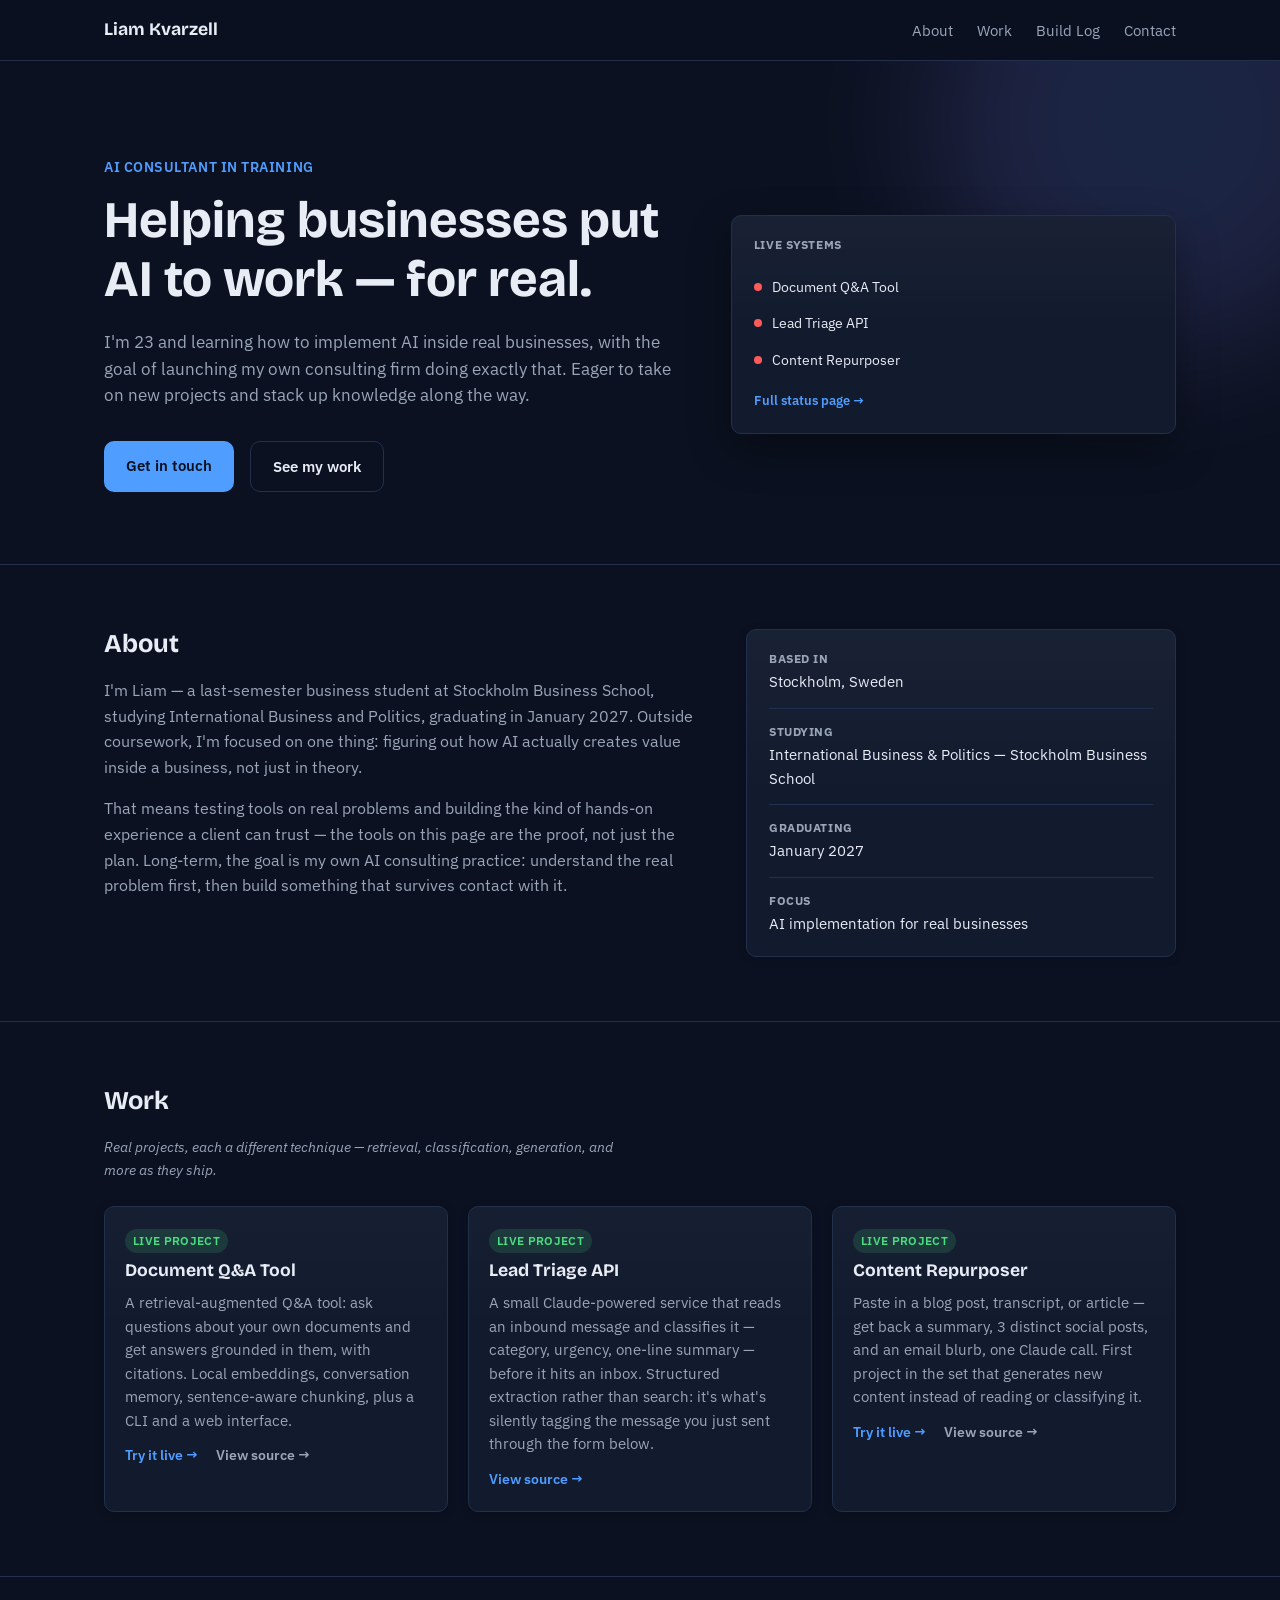
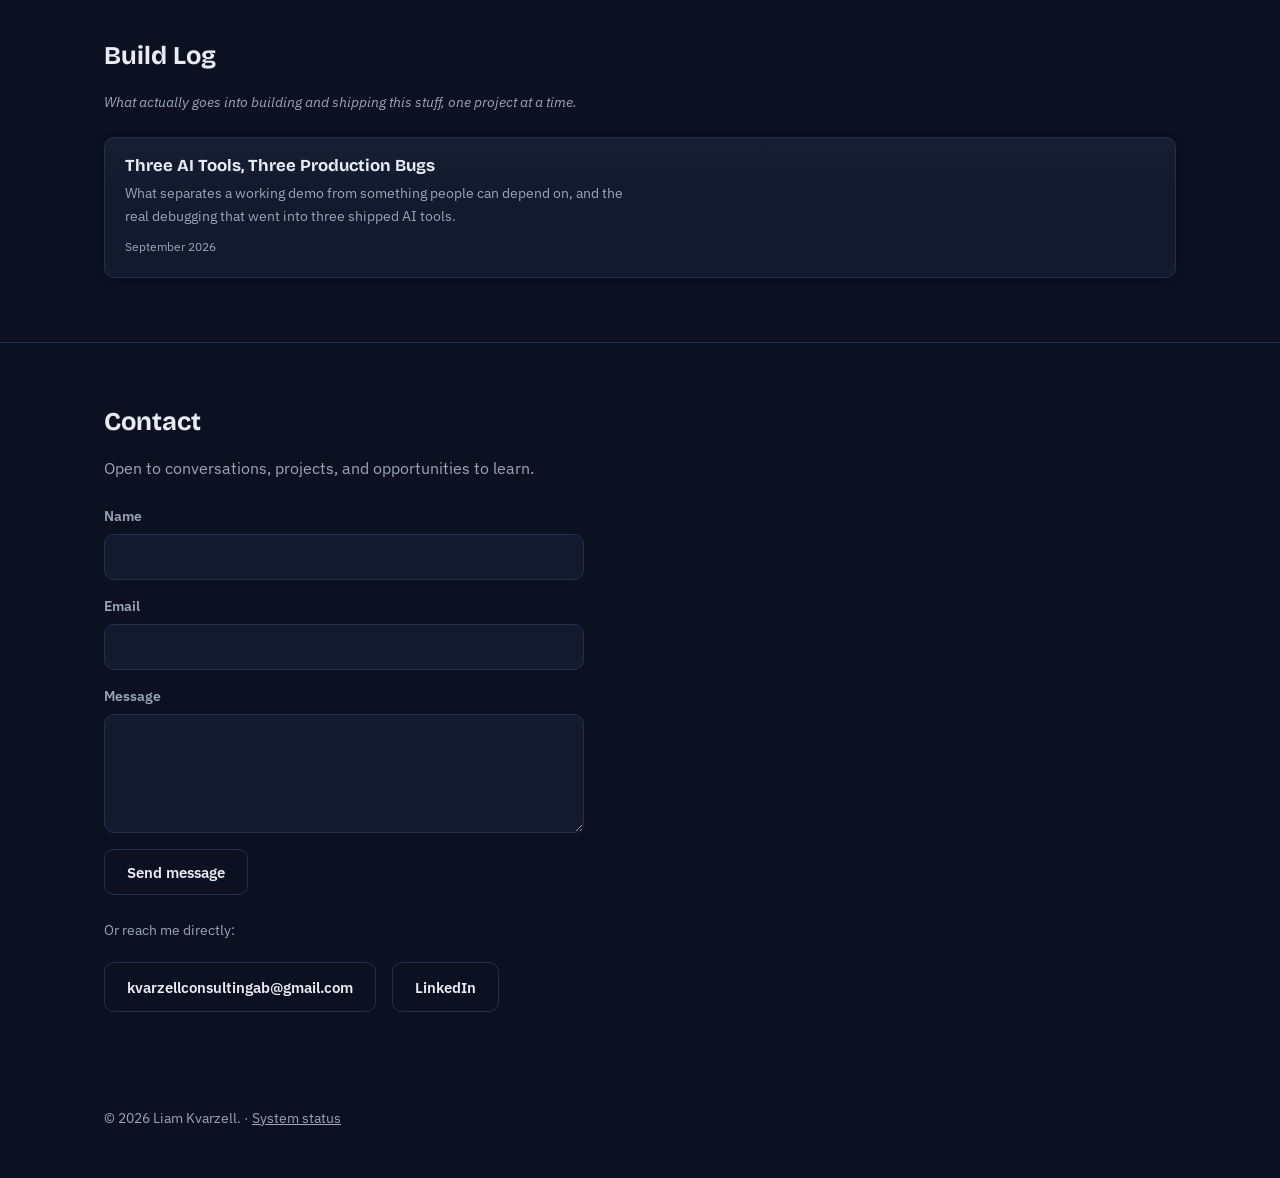
<file: index.html>
<!DOCTYPE html>
<html lang="en">
<head>
  <meta charset="UTF-8">
  <meta name="viewport" content="width=device-width, initial-scale=1.0">
  <title>Liam Kvarzell — AI Consultant</title>
  <meta name="description" content="Aspiring AI consultant helping businesses implement AI — real projects, built and shipped in public while learning.">
  <link rel="canonical" href="https://kvarzellconsulting.com/">

  <link rel="icon" href="assets/favicon.png" type="image/png">
  <link rel="apple-touch-icon" href="assets/favicon.png">

  <!-- Open Graph (LinkedIn, Facebook, iMessage, Slack, ...) -->
  <meta property="og:type" content="website">
  <meta property="og:url" content="https://kvarzellconsulting.com/">
  <meta property="og:title" content="Liam Kvarzell — AI Consultant">
  <meta property="og:description" content="Aspiring AI consultant helping businesses implement AI — real projects, built and shipped in public while learning.">
  <meta property="og:image" content="https://kvarzellconsulting.com/assets/og-image.png">
  <meta property="og:image:width" content="1200">
  <meta property="og:image:height" content="630">

  <!-- Twitter/X -->
  <meta name="twitter:card" content="summary_large_image">
  <meta name="twitter:title" content="Liam Kvarzell — AI Consultant">
  <meta name="twitter:description" content="Aspiring AI consultant helping businesses implement AI — real projects, built and shipped in public while learning.">
  <meta name="twitter:image" content="https://kvarzellconsulting.com/assets/og-image.png">

  <link rel="preconnect" href="https://fonts.gstatic.com" crossorigin>
  <link rel="stylesheet" href="https://fonts.googleapis.com/css2?family=Bricolage+Grotesque:opsz,wght@12..96,200..800&family=IBM+Plex+Sans:wght@400;500;600;700&display=swap">
  <link rel="stylesheet" href="styles.css">
</head>
<body>

  <header class="site-header">
    <div class="wrap nav">
      <a href="#top" class="brand">Liam Kvarzell</a>
      <nav>
        <a href="#about">About</a>
        <a href="#work">Work</a>
        <a href="#writing">Build Log</a>
        <a href="#contact">Contact</a>
      </nav>
    </div>
  </header>

  <main id="top">

    <section class="hero">
      <div class="wrap">
        <div>
          <p class="eyebrow">AI Consultant in training</p>
          <h1>Helping businesses put AI to work — for real.</h1>
          <p class="hero-sub">
            I'm 23 and learning how to implement AI inside real businesses, with the goal
            of launching my own consulting firm doing exactly that. Eager to take on new
            projects and stack up knowledge along the way.
          </p>
          <div class="hero-actions">
            <a href="#contact" class="btn btn-primary">Get in touch</a>
            <a href="#work" class="btn btn-ghost">See my work</a>
          </div>
        </div>

        <div class="hero-status" id="hero-status">
          <p class="hero-status-title">Live systems</p>
          <div id="hero-status-list"><!-- rows injected by script.js --></div>
          <a href="status.html" class="hero-status-link">Full status page &rarr;</a>
        </div>
      </div>
    </section>

    <section id="about" class="section">
      <div class="wrap about-grid">
        <div>
          <h2>About</h2>
          <p>
            I'm Liam — a last-semester business student at Stockholm Business School,
            studying International Business and Politics, graduating in January 2027.
            Outside coursework, I'm focused on one thing: figuring out how AI actually
            creates value inside a business, not just in theory.
          </p>
          <p>
            That means testing tools on real problems and building the kind of hands-on
            experience a client can trust — the tools on this page are the proof, not
            just the plan. Long-term, the goal is my own AI consulting practice:
            understand the real problem first, then build something that survives
            contact with it.
          </p>
        </div>

        <dl class="fact-panel">
          <div class="fact-row">
            <dt>Based in</dt>
            <dd>Stockholm, Sweden</dd>
          </div>
          <div class="fact-row">
            <dt>Studying</dt>
            <dd>International Business &amp; Politics — Stockholm Business School</dd>
          </div>
          <div class="fact-row">
            <dt>Graduating</dt>
            <dd>January 2027</dd>
          </div>
          <div class="fact-row">
            <dt>Focus</dt>
            <dd>AI implementation for real businesses</dd>
          </div>
        </dl>
      </div>
    </section>

    <section id="work" class="section">
      <div class="wrap">
        <h2>Work</h2>
        <p class="section-note">
          Real projects, each a different technique — retrieval, classification, generation,
          and more as they ship.
        </p>
        <div class="card-grid">
          <article class="card">
            <span class="badge badge-live">Live project</span>
            <h3>Document Q&amp;A Tool</h3>
            <p>A retrieval-augmented Q&amp;A tool: ask questions about your own documents and
               get answers grounded in them, with citations. Local embeddings, conversation
               memory, sentence-aware chunking, plus a CLI and a web interface.</p>
            <div class="card-link-row">
              <a href="https://kvarzellconsulting.onrender.com" class="card-link" target="_blank" rel="noopener noreferrer">
                Try it live &rarr;
              </a>
              <a href="https://github.com/liamk02/doc-qa-tool" class="card-link card-link-muted" target="_blank" rel="noopener noreferrer">
                View source &rarr;
              </a>
            </div>
          </article>
          <article class="card">
            <span class="badge badge-live">Live project</span>
            <h3>Lead Triage API</h3>
            <p>A small Claude-powered service that reads an inbound message and classifies it
               — category, urgency, one-line summary — before it hits an inbox. Structured
               extraction rather than search: it's what's silently tagging the message you
               just sent through the form below.</p>
            <div class="card-link-row">
              <a href="https://github.com/liamk02/lead-triage" class="card-link" target="_blank" rel="noopener noreferrer">
                View source &rarr;
              </a>
            </div>
          </article>
          <article class="card">
            <span class="badge badge-live">Live project</span>
            <h3>Content Repurposer</h3>
            <p>Paste in a blog post, transcript, or article — get back a summary, 3 distinct
               social posts, and an email blurb, one Claude call. First project in the set
               that generates new content instead of reading or classifying it.</p>
            <div class="card-link-row">
              <a href="https://content-repurposer-4sbx.onrender.com" class="card-link" target="_blank" rel="noopener noreferrer">
                Try it live &rarr;
              </a>
              <a href="https://github.com/liamk02/content-repurposer" class="card-link card-link-muted" target="_blank" rel="noopener noreferrer">
                View source &rarr;
              </a>
            </div>
          </article>
        </div>
      </div>
    </section>

    <section id="writing" class="section">
      <div class="wrap">
        <h2>Build Log</h2>
        <p class="section-note">What actually goes into building and shipping this stuff, one project at a time.</p>
        <div class="post-list">
          <a href="posts/three-ai-tools-three-production-bugs.html" class="post-list-item">
            <h3>Three AI Tools, Three Production Bugs</h3>
            <p>What separates a working demo from something people can depend on, and the
               real debugging that went into three shipped AI tools.</p>
            <span class="post-list-date">September 2026</span>
          </a>
        </div>
      </div>
    </section>

    <section id="contact" class="section">
      <div class="wrap">
        <h2>Contact</h2>
        <p>Open to conversations, projects, and opportunities to learn.</p>

        <div id="contact-success" class="form-success" role="status" hidden>
          Thanks — your message is on its way. I'll get back to you soon.
        </div>
        <div id="contact-error" class="form-error" role="alert" hidden></div>

        <form id="contact-form" class="contact-form" action="https://formspree.io/f/mwlkqqwp" method="POST">
          <input type="hidden" name="_subject" value="New message from portfolio site">

          <div class="field">
            <label for="name">Name</label>
            <input type="text" id="name" name="name" autocomplete="name" required>
          </div>
          <div class="field">
            <label for="email">Email</label>
            <input type="email" id="email" name="email" autocomplete="email" required>
          </div>
          <div class="field">
            <label for="message">Message</label>
            <textarea id="message" name="message" rows="4" required></textarea>
          </div>
          <button type="submit" class="btn btn-ghost">Send message</button>
        </form>

        <p class="contact-or">Or reach me directly:</p>
        <div class="contact-links">
          <a href="mailto:kvarzellconsultingab@gmail.com" class="btn btn-ghost">
            kvarzellconsultingab@gmail.com
          </a>
          <a href="https://www.linkedin.com/in/liam-kvarzell-8ba2a138b/" class="btn btn-ghost" target="_blank" rel="noopener noreferrer">
            LinkedIn
          </a>
        </div>
      </div>
    </section>

  </main>

  <footer class="site-footer">
    <div class="wrap">
      <p>&copy; <span id="year"></span> Liam Kvarzell. &middot; <a href="status.html" class="footer-link">System status</a></p>
    </div>
  </footer>

  <script src="script.js"></script>
</body>
</html>
</file>
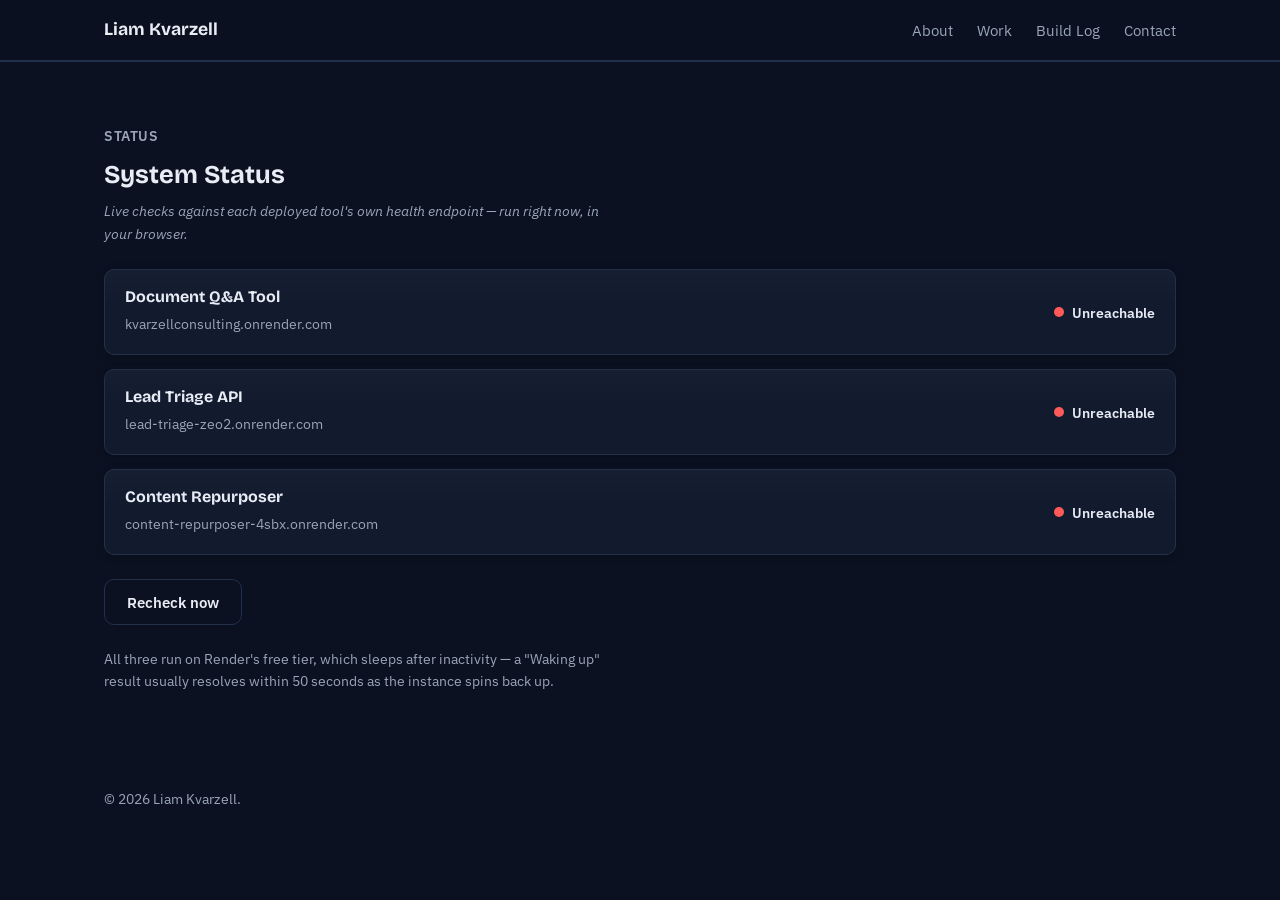
<file: status.html>
<!DOCTYPE html>
<html lang="en">
<head>
  <meta charset="UTF-8">
  <meta name="viewport" content="width=device-width, initial-scale=1.0">
  <title>System Status — Liam Kvarzell</title>
  <meta name="description" content="Live status of the AI tools built and deployed as part of this portfolio.">
  <link rel="icon" href="assets/favicon.png" type="image/png">
  <link rel="preconnect" href="https://fonts.gstatic.com" crossorigin>
  <link rel="stylesheet" href="https://fonts.googleapis.com/css2?family=Bricolage+Grotesque:opsz,wght@12..96,200..800&family=IBM+Plex+Sans:wght@400;500;600;700&display=swap">
  <link rel="stylesheet" href="styles.css">
  <style>
    .status-list {
      display: flex;
      flex-direction: column;
      gap: 14px;
      margin-top: 24px;
    }
    .status-card {
      display: flex;
      align-items: center;
      justify-content: space-between;
      gap: 16px;
      background: linear-gradient(180deg, rgba(255, 255, 255, 0.02), transparent 40%), var(--bg-elevated);
      border: 1px solid var(--border);
      border-radius: var(--radius);
      padding: 18px 20px;
      flex-wrap: wrap;
      box-shadow: var(--shadow-sm);
      transition: transform 0.2s ease, box-shadow 0.2s ease;
    }
    .status-card:hover {
      transform: translateY(-2px);
      box-shadow: var(--shadow-lg);
    }
    @media (prefers-reduced-motion: reduce) {
      .status-card { transition: none; }
      .status-card:hover { transform: none; }
    }
    .status-main h3 {
      font-size: 1rem;
      margin-bottom: 4px;
    }
    .status-main a {
      color: var(--text-muted);
      font-size: 0.85rem;
      text-decoration: none;
    }
    .status-main a:hover {
      color: var(--accent);
    }
    .status-indicator {
      display: flex;
      align-items: center;
      gap: 8px;
      font-size: 0.9rem;
      font-weight: 600;
      white-space: nowrap;
    }
    .status-dot {
      width: 10px;
      height: 10px;
      border-radius: 50%;
      background: var(--text-muted);
      flex: none;
      transition: background 0.2s ease;
    }
    .status-dot.checking {
      background: #f5b942;
      animation: pulse 1.2s ease-in-out infinite;
    }
    .status-dot.up { background: #4ade80; }
    .status-dot.down { background: #ff5a5a; }
    @keyframes pulse {
      0%, 100% { opacity: 1; }
      50% { opacity: 0.4; }
    }
    .status-meta {
      font-size: 0.78rem;
      color: var(--text-muted);
      font-weight: 400;
    }
    .status-note {
      margin-top: 24px;
      font-size: 0.85rem;
      color: var(--text-muted);
    }
    #refresh-btn {
      margin-top: 24px;
    }
  </style>
</head>
<body>

  <header class="site-header">
    <div class="wrap nav">
      <a href="index.html#top" class="brand">Liam Kvarzell</a>
      <nav>
        <a href="index.html#about">About</a>
        <a href="index.html#work">Work</a>
        <a href="index.html#writing">Build Log</a>
        <a href="index.html#contact">Contact</a>
      </nav>
    </div>
  </header>

  <main class="section">
    <div class="wrap">
      <p class="eyebrow">Status</p>
      <h1 style="font-size: 1.6rem; margin-bottom: 10px;">System Status</h1>
      <p class="section-note" style="margin-bottom: 0;">
        Live checks against each deployed tool's own health endpoint — run right now, in your browser.
      </p>

      <div class="status-list" id="status-list">
        <!-- Cards injected by script below -->
      </div>

      <button id="refresh-btn" class="btn btn-ghost">Recheck now</button>

      <p class="status-note">
        All three run on Render's free tier, which sleeps after inactivity — a "Waking up"
        result usually resolves within 50 seconds as the instance spins back up.
      </p>
    </div>
  </main>

  <footer class="site-footer">
    <div class="wrap">
      <p>&copy; <span id="year"></span> Liam Kvarzell.</p>
    </div>
  </footer>

  <script src="script.js"></script>
  <script>
    const SERVICES = [
      {
        name: "Document Q&A Tool",
        url: "https://kvarzellconsulting.onrender.com",
      },
      {
        name: "Lead Triage API",
        url: "https://lead-triage-zeo2.onrender.com",
      },
      {
        name: "Content Repurposer",
        url: "https://content-repurposer-4sbx.onrender.com",
      },
    ];

    const CHECK_TIMEOUT_MS = 60000; // free-tier cold start can take ~50s

    const listEl = document.getElementById("status-list");
    const refreshBtn = document.getElementById("refresh-btn");

    function buildCard(service) {
      const card = document.createElement("div");
      card.className = "status-card";
      card.innerHTML = `
        <div class="status-main">
          <h3>${service.name}</h3>
          <a href="${service.url}" target="_blank" rel="noopener noreferrer">${service.url.replace("https://", "")}</a>
        </div>
        <div class="status-indicator">
          <span class="status-dot checking"></span>
          <span class="status-text">Checking…</span>
        </div>
      `;
      return card;
    }

    async function checkService(service, card) {
      const dot = card.querySelector(".status-dot");
      const textEl = card.querySelector(".status-text");
      dot.className = "status-dot checking";
      textEl.innerHTML = "Checking…";

      const start = performance.now();
      const controller = new AbortController();
      const timeout = setTimeout(() => controller.abort(), CHECK_TIMEOUT_MS);

      try {
        const res = await fetch(service.url + "/api/health", { signal: controller.signal });
        const elapsed = Math.round(performance.now() - start);
        if (res.ok) {
          dot.className = "status-dot up";
          textEl.innerHTML = `Operational <span class="status-meta">(${elapsed} ms)</span>`;
        } else {
          dot.className = "status-dot down";
          textEl.innerHTML = `Unreachable <span class="status-meta">(HTTP ${res.status})</span>`;
        }
      } catch (err) {
        dot.className = "status-dot down";
        textEl.innerHTML = "Unreachable";
      } finally {
        clearTimeout(timeout);
      }
    }

    function runAllChecks() {
      const cards = Array.from(listEl.children);
      SERVICES.forEach((service, i) => checkService(service, cards[i]));
    }

    SERVICES.forEach((service) => listEl.appendChild(buildCard(service)));
    runAllChecks();
    refreshBtn.addEventListener("click", runAllChecks);
  </script>
</body>
</html>
</file>
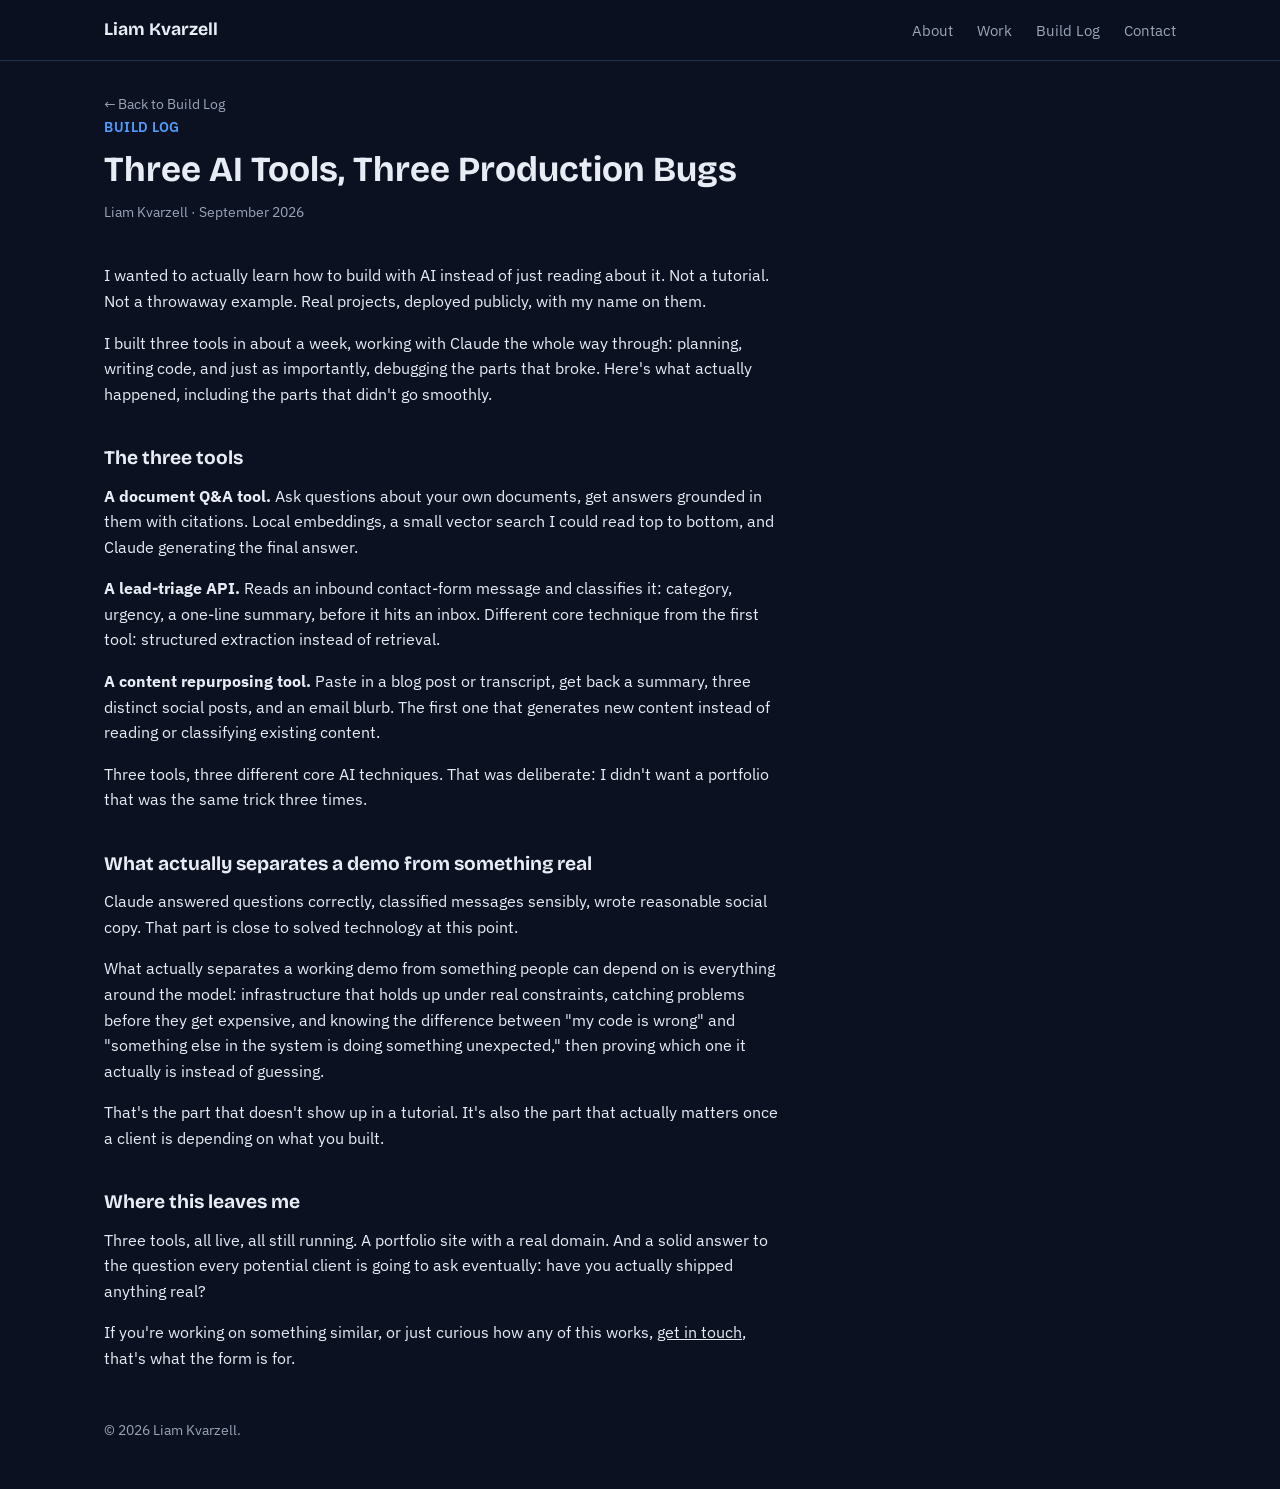
<file: posts/three-ai-tools-three-production-bugs.html>
<!DOCTYPE html>
<html lang="en">
<head>
  <meta charset="UTF-8">
  <meta name="viewport" content="width=device-width, initial-scale=1.0">
  <title>Three AI Tools, Three Production Bugs — Liam Kvarzell</title>
  <meta name="description" content="What actually happened building three AI tools in a week — the memory limits, billing throttles, and a platform routing bug, not just the parts that worked.">
  <link rel="canonical" href="https://kvarzellconsulting.com/posts/three-ai-tools-three-production-bugs.html">

  <link rel="icon" href="../assets/favicon.png" type="image/png">
  <link rel="apple-touch-icon" href="../assets/favicon.png">

  <meta property="og:type" content="article">
  <meta property="og:url" content="https://kvarzellconsulting.com/posts/three-ai-tools-three-production-bugs.html">
  <meta property="og:title" content="Three AI Tools, Three Production Bugs">
  <meta property="og:description" content="What actually happened building three AI tools in a week — the memory limits, billing throttles, and a platform routing bug, not just the parts that worked.">
  <meta property="og:image" content="https://kvarzellconsulting.com/assets/og-image.png">

  <meta name="twitter:card" content="summary_large_image">
  <meta name="twitter:title" content="Three AI Tools, Three Production Bugs">
  <meta name="twitter:description" content="What actually happened building three AI tools in a week — the memory limits, billing throttles, and a platform routing bug, not just the parts that worked.">
  <meta name="twitter:image" content="https://kvarzellconsulting.com/assets/og-image.png">

  <link rel="preconnect" href="https://fonts.gstatic.com" crossorigin>
  <link rel="stylesheet" href="https://fonts.googleapis.com/css2?family=Bricolage+Grotesque:opsz,wght@12..96,200..800&family=IBM+Plex+Sans:wght@400;500;600;700&display=swap">
  <link rel="stylesheet" href="../styles.css">
</head>
<body>

  <header class="site-header">
    <div class="wrap nav">
      <a href="../index.html#top" class="brand">Liam Kvarzell</a>
      <nav>
        <a href="../index.html#about">About</a>
        <a href="../index.html#work">Work</a>
        <a href="../index.html#writing">Build Log</a>
        <a href="../index.html#contact">Contact</a>
      </nav>
    </div>
  </header>

  <main>
    <article class="wrap post">
      <a href="../index.html#writing" class="post-back">&larr; Back to Build Log</a>

      <p class="eyebrow">Build Log</p>
      <h1>Three AI Tools, Three Production Bugs</h1>
      <p class="post-byline">Liam Kvarzell &middot; September 2026</p>

      <div class="post-body">
        <p>
          I wanted to actually learn how to build with AI instead of just reading
          about it. Not a tutorial. Not a throwaway example. Real projects, deployed
          publicly, with my name on them.
        </p>
        <p>
          I built three tools in about a week, working with Claude the whole way
          through: planning, writing code, and just as importantly, debugging the
          parts that broke. Here's what actually happened, including the parts that
          didn't go smoothly.
        </p>

        <h2>The three tools</h2>
        <p>
          <strong>A document Q&amp;A tool.</strong> Ask questions about your own
          documents, get answers grounded in them with citations. Local embeddings, a
          small vector search I could read top to bottom, and Claude generating the
          final answer.
        </p>
        <p>
          <strong>A lead-triage API.</strong> Reads an inbound contact-form message
          and classifies it: category, urgency, a one-line summary, before it hits an
          inbox. Different core technique from the first tool: structured extraction
          instead of retrieval.
        </p>
        <p>
          <strong>A content repurposing tool.</strong> Paste in a blog post or
          transcript, get back a summary, three distinct social posts, and an email
          blurb. The first one that generates new content instead of reading or
          classifying existing content.
        </p>
        <p>
          Three tools, three different core AI techniques. That was deliberate: I
          didn't want a portfolio that was the same trick three times.
        </p>

        <h2>What actually separates a demo from something real</h2>
        <p>
          Claude answered questions correctly, classified messages sensibly, wrote
          reasonable social copy. That part is close to solved technology at this
          point.
        </p>
        <p>
          What actually separates a working demo from something people can depend on
          is everything around the model: infrastructure that holds up under real
          constraints, catching problems before they get expensive, and knowing the
          difference between "my code is wrong" and "something else in the system is
          doing something unexpected," then proving which one it actually is instead
          of guessing.
        </p>
        <p>
          That's the part that doesn't show up in a tutorial. It's also the part
          that actually matters once a client is depending on what you built.
        </p>

        <h2>Where this leaves me</h2>
        <p>
          Three tools, all live, all still running. A portfolio site with a real
          domain. And a solid answer to the question every potential client is going
          to ask eventually: have you actually shipped anything real?
        </p>
        <p>
          If you're working on something similar, or just curious how any of this
          works, <a href="../index.html#contact">get in touch</a>, that's what the
          form is for.
        </p>
      </div>
    </article>
  </main>

  <footer class="site-footer">
    <div class="wrap">
      <p>&copy; <span id="year"></span> Liam Kvarzell.</p>
    </div>
  </footer>

  <script src="../script.js"></script>
</body>
</html>
</file>
<file: styles.css>
/* ---------- Reset ---------- */
* {
  box-sizing: border-box;
  margin: 0;
  padding: 0;
}

html {
  scroll-behavior: smooth;
}

/* ---------- Tokens ---------- */
:root {
  --bg: #0b1120;
  --bg-elevated: #121a2e;
  --text: #e8ecf5;
  --text-muted: #9aa5b8;
  --accent: #4f9dff;
  --accent-2: #8b7cf6; /* glow/depth only - never used for text, links or buttons */
  --accent-text: #0b1120;
  --border: #22304d;
  --radius: 10px;
  --max-width: 1120px;
  --font-display: "Bricolage Grotesque", ui-sans-serif, system-ui, sans-serif;
  --font-body: "IBM Plex Sans", system-ui, -apple-system, "Segoe UI", sans-serif;
  --shadow-sm: 0 2px 10px rgba(0, 0, 0, 0.2);
  --shadow-lg: 0 16px 40px rgba(0, 0, 0, 0.35);
}

body {
  font-family: var(--font-body);
  line-height: 1.6;
  color: var(--text);
  background: var(--bg);
}

.wrap {
  max-width: var(--max-width);
  margin: 0 auto;
  padding: 0 24px;
}

h1, h2, h3 {
  font-family: var(--font-display);
  line-height: 1.15;
  font-weight: 700;
  text-wrap: balance;
}

a {
  color: inherit;
}

/* ---------- Scroll reveal ---------- */
.reveal {
  opacity: 0;
  transform: translateY(16px);
  transition: opacity 0.6s ease, transform 0.6s ease;
}

.reveal.is-visible {
  opacity: 1;
  transform: translateY(0);
}

@media (prefers-reduced-motion: reduce) {
  .reveal {
    opacity: 1;
    transform: none;
    transition: none;
  }
}

/* ---------- Header ---------- */
.site-header {
  position: sticky;
  top: 0;
  background: rgba(11, 17, 32, 0.9);
  backdrop-filter: blur(8px);
  border-bottom: 1px solid var(--border);
  z-index: 10;
}

.nav {
  display: flex;
  align-items: center;
  justify-content: space-between;
  padding-top: 16px;
  padding-bottom: 16px;
}

.brand {
  font-family: var(--font-display);
  font-weight: 700;
  text-decoration: none;
  font-size: 1.1rem;
}

.nav nav {
  display: flex;
  gap: 24px;
}

.nav nav a {
  text-decoration: none;
  color: var(--text-muted);
  font-size: 0.95rem;
}

.nav nav a:hover {
  color: var(--text);
}

/* ---------- Hero ---------- */
.hero {
  position: relative;
  padding: 96px 0 72px;
  overflow: hidden;
}

.hero::before {
  content: "";
  position: absolute;
  top: -220px;
  right: -160px;
  width: 560px;
  height: 560px;
  background: radial-gradient(circle, var(--accent) 0%, var(--accent-2) 45%, transparent 72%);
  opacity: 0.16;
  filter: blur(60px);
  pointer-events: none;
  z-index: 0;
}

.hero .wrap {
  position: relative;
  z-index: 1;
  display: grid;
  grid-template-columns: 1fr;
  gap: 48px;
  align-items: center;
}

@media (min-width: 860px) {
  .hero .wrap {
    grid-template-columns: 1.3fr 1fr;
  }
}

/* ---------- Hero live-status widget ---------- */
.hero-status {
  background: linear-gradient(180deg, rgba(255, 255, 255, 0.03), transparent 50%), var(--bg-elevated);
  border: 1px solid var(--border);
  border-radius: var(--radius);
  padding: 20px 22px;
  box-shadow: var(--shadow-lg);
}

.hero-status-title {
  font-size: 0.72rem;
  font-weight: 700;
  letter-spacing: 0.05em;
  text-transform: uppercase;
  color: var(--text-muted);
  margin-bottom: 14px;
}

.hero-status-row {
  display: flex;
  align-items: center;
  gap: 10px;
  padding: 7px 0;
  font-size: 0.88rem;
}

.hero-status-dot {
  width: 8px;
  height: 8px;
  border-radius: 50%;
  background: var(--text-muted);
  flex: none;
}

.hero-status-dot.checking {
  background: #f5b942;
  animation: pulse 1.2s ease-in-out infinite;
}

.hero-status-dot.up { background: #4ade80; }
.hero-status-dot.down { background: #ff5a5a; }

@keyframes pulse {
  0%, 100% { opacity: 1; }
  50% { opacity: 0.4; }
}

.hero-status-link {
  display: inline-block;
  margin-top: 12px;
  font-size: 0.82rem;
  font-weight: 600;
  color: var(--accent);
  text-decoration: none;
}

.hero-status-link:hover {
  text-decoration: underline;
}

.eyebrow {
  color: var(--accent);
  font-weight: 600;
  letter-spacing: 0.04em;
  text-transform: uppercase;
  margin-bottom: 12px;
  font-size: 0.85rem;
}

.hero h1 {
  font-size: clamp(2.1rem, 5vw, 3.2rem);
  margin-bottom: 20px;
  max-width: 18ch;
}

.hero-sub {
  color: var(--text-muted);
  max-width: 60ch;
  font-size: 1.05rem;
  margin-bottom: 32px;
}

.hero-actions {
  display: flex;
  gap: 16px;
  flex-wrap: wrap;
}

/* ---------- Buttons ---------- */
.btn {
  display: inline-block;
  text-decoration: none;
  padding: 12px 22px;
  border-radius: var(--radius);
  font-weight: 600;
  font-size: 0.95rem;
  transition: transform 0.15s ease, box-shadow 0.15s ease, border-color 0.15s ease, opacity 0.15s ease;
  /* Resets for when .btn is used on a real <button> instead of an <a> -
     buttons come with a browser-default white background and their own
     font, which silently broke .btn-ghost's light-on-dark text before. */
  background: transparent;
  border: none;
  cursor: pointer;
  font-family: inherit;
}

.btn-primary {
  background: var(--accent);
  color: var(--accent-text);
  box-shadow: 0 0 0 rgba(79, 157, 255, 0);
}

.btn-primary:hover {
  transform: translateY(-1px);
  box-shadow: 0 8px 24px rgba(79, 157, 255, 0.35);
}

.btn-ghost {
  border: 1px solid var(--border);
  color: var(--text);
}

.btn-ghost:hover {
  border-color: var(--accent);
  transform: translateY(-1px);
}

.btn:active {
  transform: translateY(0);
}

@media (prefers-reduced-motion: reduce) {
  .btn {
    transition: border-color 0.15s ease;
  }
  .btn-primary:hover,
  .btn-ghost:hover {
    transform: none;
  }
}

/* ---------- Sections ---------- */
.section {
  padding: 64px 0;
  border-top: 1px solid var(--border);
}

.section h2 {
  font-size: 1.6rem;
  margin-bottom: 20px;
}

.section p {
  color: var(--text-muted);
  max-width: 65ch;
}

.section p + p {
  margin-top: 16px;
}

/* ---------- About ---------- */
.about-grid {
  display: grid;
  grid-template-columns: 1fr;
  gap: 40px;
  align-items: start;
}

@media (min-width: 860px) {
  .about-grid {
    grid-template-columns: 1.4fr 1fr;
  }
}

.fact-panel {
  background: linear-gradient(180deg, rgba(255, 255, 255, 0.03), transparent 50%), var(--bg-elevated);
  border: 1px solid var(--border);
  border-radius: var(--radius);
  padding: 6px 22px;
  box-shadow: var(--shadow-sm);
}

.fact-row {
  display: flex;
  flex-direction: column;
  gap: 2px;
  padding: 14px 0;
}

.fact-row + .fact-row {
  border-top: 1px solid var(--border);
}

.fact-row dt {
  font-size: 0.72rem;
  font-weight: 700;
  letter-spacing: 0.05em;
  text-transform: uppercase;
  color: var(--text-muted);
}

.fact-row dd {
  font-size: 0.92rem;
  margin: 0;
}

.section-note {
  font-style: italic;
  margin-bottom: 24px;
  font-size: 0.9rem;
}

/* ---------- Writing list ---------- */
.post-list {
  display: flex;
  flex-direction: column;
  gap: 4px;
  margin-top: 8px;
}

.post-list-item {
  display: block;
  text-decoration: none;
  color: inherit;
  padding: 18px 20px;
  border: 1px solid var(--border);
  border-radius: var(--radius);
  background: linear-gradient(180deg, rgba(255, 255, 255, 0.02), transparent 40%), var(--bg-elevated);
  box-shadow: var(--shadow-sm);
  transition: transform 0.2s ease, box-shadow 0.2s ease, border-color 0.2s ease;
}

.post-list-item:hover {
  border-color: var(--accent);
  transform: translateY(-3px);
  box-shadow: var(--shadow-lg);
}

@media (prefers-reduced-motion: reduce) {
  .post-list-item {
    transition: border-color 0.2s ease;
  }
  .post-list-item:hover {
    transform: none;
  }
}

.post-list-item h3 {
  font-size: 1.05rem;
  margin-bottom: 6px;
}

.post-list-item p {
  color: var(--text-muted);
  font-size: 0.9rem;
  max-width: 65ch;
}

.post-list-date {
  display: inline-block;
  margin-top: 10px;
  font-size: 0.78rem;
  color: var(--text-muted);
}

/* ---------- Article (posts/*.html) ---------- */
.post-back {
  display: inline-block;
  margin-top: 32px;
  color: var(--text-muted);
  text-decoration: none;
  font-size: 0.88rem;
}

.post-back:hover {
  color: var(--accent);
}

.post h1 {
  font-size: clamp(1.6rem, 4vw, 2.2rem);
  margin: 12px 0 10px;
  text-wrap: balance;
}

.post-byline {
  color: var(--text-muted);
  font-size: 0.88rem;
  margin-bottom: 40px;
}

.post-body {
  max-width: 68ch;
}

.post-body h2 {
  font-size: 1.2rem;
  margin: 40px 0 14px;
}

.post-body p {
  margin-bottom: 16px;
  color: var(--text);
}

.post-body strong {
  color: var(--text);
}

/* ---------- Cards ---------- */
.card-grid {
  display: grid;
  grid-template-columns: repeat(auto-fit, minmax(220px, 1fr));
  gap: 20px;
  margin-top: 8px;
}

.card {
  background: linear-gradient(180deg, rgba(255, 255, 255, 0.02), transparent 40%), var(--bg-elevated);
  border: 1px solid var(--border);
  border-radius: var(--radius);
  padding: 20px;
  box-shadow: var(--shadow-sm);
  transition: transform 0.2s ease, box-shadow 0.2s ease, border-color 0.2s ease;
}

.card:hover {
  transform: translateY(-3px);
  box-shadow: var(--shadow-lg);
  border-color: var(--accent);
}

@media (prefers-reduced-motion: reduce) {
  .card {
    transition: border-color 0.2s ease;
  }
  .card:hover {
    transform: none;
  }
}

.card h3 {
  font-size: 1.1rem;
  margin: 8px 0 10px;
}

.card p {
  font-size: 0.92rem;
}

.badge {
  display: inline-block;
  font-size: 0.72rem;
  font-weight: 600;
  letter-spacing: 0.03em;
  text-transform: uppercase;
  color: var(--accent);
  background: rgba(79, 157, 255, 0.12);
  padding: 3px 8px;
  border-radius: 999px;
}

.badge-live {
  color: #4ade80;
  background: rgba(74, 222, 128, 0.14);
}

.card-link {
  display: inline-block;
  margin-top: 12px;
  font-size: 0.88rem;
  font-weight: 600;
  color: var(--accent);
  text-decoration: none;
}

.card-link:hover {
  text-decoration: underline;
}

.card-link-row {
  display: flex;
  gap: 18px;
  flex-wrap: wrap;
}

.card-link-muted {
  color: var(--text-muted);
}

/* ---------- Contact ---------- */
.contact-form {
  display: flex;
  flex-direction: column;
  gap: 16px;
  max-width: 480px;
  margin: 24px 0;
}

.field {
  display: flex;
  flex-direction: column;
  gap: 6px;
}

.field label {
  font-size: 0.85rem;
  font-weight: 600;
  color: var(--text-muted);
}

.field input,
.field textarea {
  font: inherit;
  font-size: 0.95rem;
  background: var(--bg-elevated);
  border: 1px solid var(--border);
  color: var(--text);
  padding: 10px 12px;
  border-radius: var(--radius);
  resize: vertical;
}

.field input:focus,
.field textarea:focus {
  outline: 2px solid var(--accent);
  outline-offset: -1px;
}

.contact-form .btn {
  align-self: flex-start;
}

.form-success {
  max-width: 480px;
  margin-top: 20px;
  padding: 12px 16px;
  border-radius: var(--radius);
  background: rgba(74, 222, 128, 0.14);
  border: 1px solid rgba(74, 222, 128, 0.4);
  color: #4ade80;
  font-size: 0.92rem;
}

.form-error {
  max-width: 480px;
  margin-top: 20px;
  padding: 12px 16px;
  border-radius: var(--radius);
  background: rgba(255, 90, 90, 0.12);
  border: 1px solid rgba(255, 90, 90, 0.4);
  color: #ff9a9a;
  font-size: 0.92rem;
}

.contact-or {
  color: var(--text-muted);
  font-size: 0.88rem;
  margin-top: 4px;
}

.contact-links {
  display: flex;
  gap: 16px;
  flex-wrap: wrap;
  margin-top: 20px;
}

/* ---------- Footer ---------- */
.site-footer {
  padding: 32px 0 48px;
  color: var(--text-muted);
  font-size: 0.85rem;
}

.footer-link {
  color: var(--text-muted);
}

.footer-link:hover {
  color: var(--accent);
}
</file>
